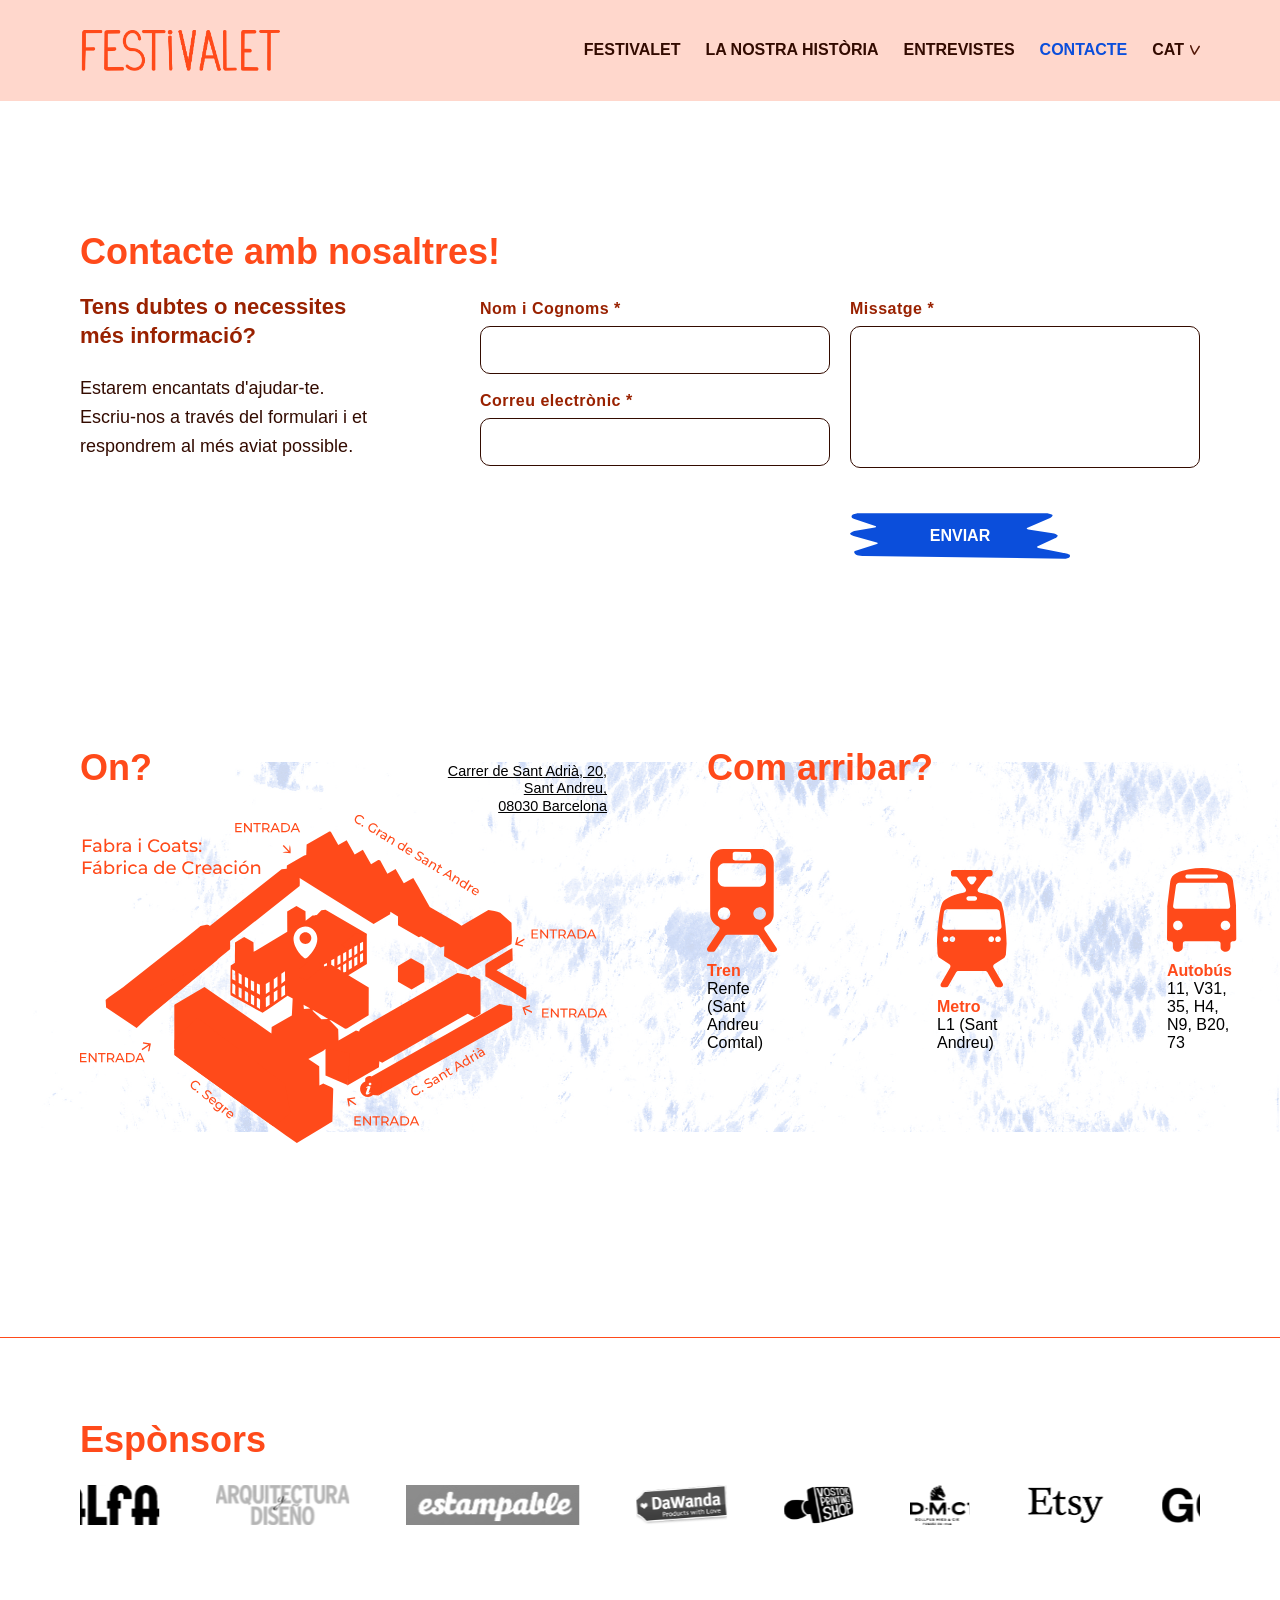
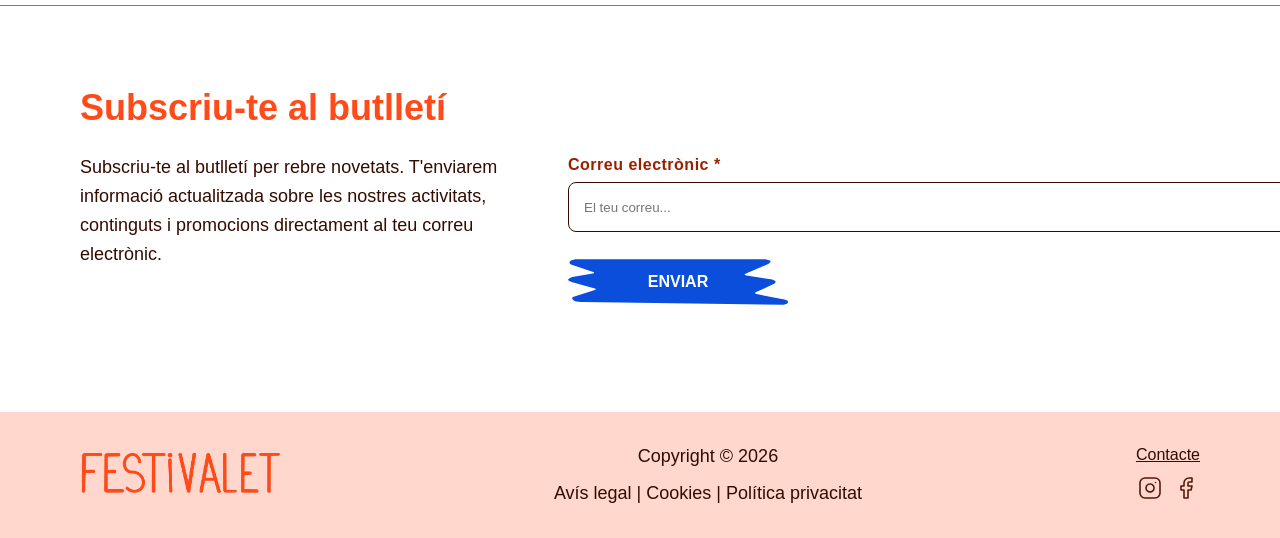
<file: html/contacte.html>
<!DOCTYPE html>
<html lang="en">
    <head>
       <meta charset="UTF-8">
       <meta name="viewport" content="width=device-width, initial-scale=1.0">
       <meta name="description" content="Festivalet - Fira artesanal el 12 i 13 de desembre de 10h a 20h">
       <meta name="author" content="Carlota">
       <title>Festivalet I Del 12 i 13 de desembre de 10h a 20h </title>
        <link rel="canonical" href="https://www.festivalet.cat/">

        <meta property="og:title" content="Festivalet">
        <meta property="og:url" content="https://www.festivalet.cat">
        <meta property="og:image" content="https://www.festivalet.cat/IMATGES/logo.png">

        <link rel="stylesheet" href="../css/contacte.css">
    </head>
    <body>
    
    
<header>
    <div class="logo">
        <a href="../index.html">
            <img src="../logo/logo.png" alt="Festivalet logo">
        </a>
    </div>

    <nav>

        <button class="menu-toggle">
            <span class="bar"></span>
            <span class="bar"></span>
            <span class="bar"></span>
        </button>

        <div class="nav-mobil">
            <ul class="nav-list-mobil">
                <li><a href="festivalet.html">FESTIVALET</a></li>
                <li><a href="historia.html">LA NOSTRA HISTÒRIA</a></li>
                <li><a href="entrevistes.html">ENTREVISTES</a></li>
                <li><a href="contacte.html" class="active">CONTACTE</a></li>
            </ul>
        </div>

        <ul class="nav-list">
            <li><a href="festivalet.html">FESTIVALET</a></li>
            <li><a href="historia.html">LA NOSTRA HISTÒRIA</a></li>
            <li><a href="entrevistes.html">ENTREVISTES</a></li>
            <li><a href="contacte.html" class="active">CONTACTE</a></li>

            <li class="dropdown-idioma">
                <a href="#" class="enllac-idioma">
                    CAT
                    <img src="../home/fletxa.svg" class="mini-icona" alt="Canviar idioma">
                </a>

                <ul class="submenu-idiomes">
                    <li><a href="index_es.html">ESP</a></li>
                    <li><a href="index_en.html">ENG</a></li>
                </ul>
            </li>
        </ul>

    </nav>
</header>
    
    
    
    <div class="contact-container">
    <!-- Columna 1 -->
    <div class="info-section">
        <h2>Contacte amb nosaltres!</h2>
        <h3><strong>Tens dubtes o necessites <br>més informació?</strong></h3>
        <p>Estarem encantats d'ajudar-te. <br>Escriu-nos a través del formulari i et respondrem al més aviat possible.</p>
    </div>

    <form class="form-section">
        <div class="inputs-column">
            <div class="form-group">
                <label>Nom i Cognoms <span>*</span></label>
                <input type="text" required>
            </div>
            <div class="form-group">
                <label>Correu electrònic <span>*</span></label>
                <input type="email" required>
            </div>
        </div>

        <div class="textarea-column">
            <div class="form-group">
                <label>Missatge <span>*</span></label>
                <textarea required></textarea>
            </div>
            
            <div class="button-container">
                <button type="submit" class="btn-custom">ENVIAR</button>
            </div>
        </div>
        <div id="thanksforjoining" class="hidden-message">
            <h3>¡Enviat correctament!</h3> <br>
            <p>Gràcies per sumar-te al Festivalet!</p>
        </div>
    </form>
</div>
   
  <!-- SECCIÓ ON -->
<section class="ubicacio-transport">
  
  <!-- BLOC ESQUERRA: ON -->
  <div class="bloc-esquerra">
    <div class="header-on">
      <h2>On?</h2>
      <address>
        Carrer de Sant Adrià, 20,<br>
        Sant Andreu,<br>
        08030 Barcelona
      </address>
    </div>
    <div class="mapa-isometric">
      <img src="../festivalet/mapa.svg" alt="Mapa">
    </div>
  </div>

<!-- BLOC DRETA: COM ARRIBAR -->
<div class="bloc-dreta">
  <h2>Com arribar?</h2>

  <div class="transports-flex">

    <div class="transport-item">
      <img src="../festivalet/tren.svg" class="icona-transport">

      <div class="transport-text">
        <strong>Tren</strong>
        <span>Renfe (Sant Andreu Comtal)</span>
      </div>
    </div>

    <div class="transport-item">
      <img src="../festivalet/metro.svg" class="icona-transport">

      <div class="transport-text">
        <strong>Metro</strong>
        <span>L1 (Sant Andreu)</span>
      </div>
    </div>

    <div class="transport-item">
      <img src="../festivalet/bus.svg" class="icona-transport">

      <div class="transport-text">
        <strong>Autobús</strong>

        <span class="linies-bus">
          11, V31, 35, H4, N9, B20, 73
        </span>
      </div>
    </div>

  </div>
</div>
</section>
    
<!-- SPONSORS -->
<section class="sponsors">
    <h2>Espònsors</h2>
    <div class="sponsors-wrapper">
        <div class="logos">
            <img src="../esponsors/esponsors_1.svg" alt="Logotip del patrocinador 1">
            <img src="../esponsors/esponsors_2.svg" alt="Logotip del patrocinador 2">
            <img src="../esponsors/esponsors_3.svg" alt="Logotip del patrocinador 3">
            <img src="../esponsors/esponsors_4.svg" alt="Logotip del patrocinador 4">
            <img src="../esponsors/esponsors_5.svg" alt="Logotip del patrocinador 5">
            <img src="../esponsors/esponsors_6.svg" alt="Logotip del patrocinador 6">
            <img src="../esponsors/esponsors_7.svg" alt="Logotip del patrocinador 7">
            <img src="../esponsors/esponsors_8.svg" alt="Logotip del patrocinador 8">
            <img src="../esponsors/esponsors_9.svg" alt="Logotip del patrocinador 9">
            <img src="../esponsors/esponsors_10.svg" alt="Logotip del patrocinador 10">
            <img src="../esponsors/esponsors_11.svg" alt="Logotip del patrocinador 11">
            <img src="../esponsors/esponsors_12.svg" alt="Logotip del patrocinador 12">
            <img src="../esponsors/esponsors_13.svg" alt="Logotip del patrocinador 13">
            <img src="../esponsors/esponsors_14.svg" alt="Logotip del patrocinador 14">
            <img src="../esponsors/esponsors_15.svg" alt="Logotip del patrocinador 15">
            <img src="../esponsors/esponsors_16.svg" alt="Logotip del patrocinador 16">
            <img src="../esponsors/esponsors_17.svg" alt="Logotip del patrocinador 17">
        </div>
    </div>
</section>

<!-- NEWLETTER -->
<section class="newsletter">
    <div class="newsletter-left">
        <h2>Subscriu-te al butlletí</h2>
        <p>Subscriu-te al butlletí per rebre novetats. T'enviarem informació actualitzada sobre les nostres activitats, continguts i promocions directament al teu correu electrònic.</p>
    </div>
    
    <div class="newsletter-right">
        <form id="newsletterForm">
            <label for="emailInput">Correu electrònic *</label>
            <div class="form-row">
                <input type="email" id="emailInput" placeholder="El teu correu..." required>
                <button type="submit" class="btn-custom">ENVIAR</button>
            </div>
        </form>

        <p id="thankYouMessage" style="display:none;">
            Gràcies per subscriure-te!
        </p>
    </div>
</section>

<!-- FOTTER -->
<footer>
    <div class="footer-left">
        <a href="index.html">
            <img src="../logo/logo.png" alt="Festivalet logo">
        </a>
    </div>

    <div class="footer-center">
        <p>Copyright © 2026</p>
        <p>
        <a href="error.html" class="footer-link">Avís legal</a> | 
        <a href="error.html" class="footer-link">Cookies</a> | 
        <a href="error.html" class="footer-link">Política privacitat</a>
    </p>
    </div>

    <div class="footer-right">
        <a href="contacte.html" class="footer-link">Contacte</a>
        <div class="social-icons">
            <a href="https://www.instagram.com/festivaletbcn/" target="_blank" rel="noopener noreferrer">
                <img src="../icones/instagram.svg" alt="Instagram">
            </a>
            <a href="https://www.facebook.com/festivalet" target="_blank" rel="noopener noreferrer">
                <img src="../icones/facebook.svg" alt="Facebook">
            </a>
        </div>
    </div>
</footer>

<script src="../jss/contacte.js"></script>
       
       
        
    </body>
</html>
</file>
<file: css/contacte.css>
/* =========================================
   VARIABLES I CONFIGURACIÓ GENERAL
   ========================================= */
:root {
  --marro-fosc: #330B00;
  --taronja-viu: #FF4A1A;
  --blanc: #FFFFFF;
  --teula: #992100;
  --carn-clar: #FFD7CC;
  --blau-electric: #0B4EDB;
  --blau-clar: #CFDDFC;
}

* {
  margin: 0;
  padding: 0;
  box-sizing: border-box;
}

html,
body {
  width: 100%;
  overflow-x: hidden;
}

body {
  font-family: 'Montserrat', sans-serif;
}

.btn-custom {
  width: 180px;
  height: 52px;
  margin-top: 20px;
  margin-bottom: 20px;
  background-image: url("../icones/boto.svg");
  background-size: contain;
  background-position: center;
  background-repeat: no-repeat;
  border: none;
  background-color: transparent;
  display: flex;
  align-items: center;
  justify-content: center;
  color: white;
  font-size: 14px;
  font-weight: 700;
  text-decoration: none;
  cursor: pointer;
  transition: transform 0.3s ease,
              opacity 0.3s ease,
              filter 0.3s ease;
}

.info-icon {
  width: 80px;
  height: auto;
  margin-top: 20px;
  margin-bottom: 20px;
  display: block;
  cursor: pointer;
  transition: transform 0.3s ease,
              opacity 0.3s ease,
              filter 0.3s ease;
}

.info-icon:hover {
  transform: scale(1.05);
  opacity: 0.9;
}

.btn-custom,
.wrapper-centrat {
  width: 180px;
  height: 52px;
  margin-top: 20px;
  margin-bottom: 20px;
  background-image: url("../icones/boto.svg");
  background-size: contain;
  background-position: center;
  background-repeat: no-repeat;
  border: none;
  background-color: transparent;
  display: flex;
  align-items: center;
  justify-content: center;
  color: white;
  font-size: 14px;
  font-weight: 700;
  text-decoration: none;
  cursor: pointer;
  transition: transform 0.3s ease,
              opacity 0.3s ease,
              filter 0.3s ease;
}

.wrapper-centrat {
  margin-left: auto;
  margin-right: auto;
}

a {
  color: var(--marro-fosc);
  transition: color 0.3s ease;
}

a:hover {
  color: var(--taronja-viu);
}

/* =========================================
   CONTENIDOR GLOBAL
   ========================================= */

:root {
  --marge-lateral: 80px;
  --espai-seccions: 80px;
}

/* =========================================
   MARGES GLOBALS
   ========================================= */

section,
footer {
  padding-left: var(--marge-lateral);
  padding-right: var(--marge-lateral);
}

section {
  padding-top: var(--espai-seccions);
  padding-bottom: var(--espai-seccions);
}

header {
  padding: 30px var(--marge-lateral);
}

/* =========================================
   ESTILS TEXTOS GENERALS
   ========================================= */
h1 {
  color: var(--blanc);
  font-size: 100px;
  font-weight: 700;
  line-height: 1.1;
  margin-bottom: 24px;
  text-transform: lowercase !important;
}

h2 {
  color: var(--taronja-viu);
  font-size: 36px;
  font-weight: 600;
  margin-bottom: 24px;
  text-align: left;
  line-height: 1.2;
}

h3 {
  color: var(--teula);
  font-size: 22px;
  font-weight: 600;
  margin-bottom: 24px;
  display: block;
  text-align: center;
  line-height: 1.3;
}

label {
  color: var(--teula);
  font-size: 16px;
  font-weight: 600;
  margin-bottom: 8px;
  display: block;
  letter-spacing: 0.5px;
}

p {
  color: var(--marro-fosc);
  font-size: 18px;
  font-weight: 400;
  margin-bottom: 20px;
  line-height: 1.6;
}

p:last-child,
h2:last-child {
  margin-bottom: 0;
}

.date,
figcaption {
  font-size: 16px;
  font-weight: 600;
  color: var(--taronja-viu);
  text-transform: uppercase;
  letter-spacing: 1px;
}

/* =========================================
  HEADER I NAVEGACIÓ
   ========================================= */
header {
  background-color: var(--carn-clar);
  display: flex;
  justify-content: space-between;
  align-items: center;
  padding: 30px 80px; 
  position: fixed; 
  top: 0; 
  left: 0;
  width: 100%;
  z-index: 1000;
  box-sizing: border-box; 
}

.logo img {
  max-width: 200px;
  height: auto;
  display: block;
}

.logo a {
  display: block;
  text-decoration: none;
  border: none;
  outline: none;
}

.logo img {
  cursor: pointer;
}

nav ul {
  display: flex;
  align-items: center;
  list-style: none;
}

nav ul li {
  margin-left: 25px;
  position: relative;
}

nav ul li a {
  text-decoration: none;
  font-size: 16px;
  font-weight: 600;
  color: var(--marro-fosc);
  transition: color 0.3s ease; 
}

nav ul li a:hover {
  color: var(--blau-electric);
}

.nav-list {
  display: flex;
  align-items: center;
  list-style: none;
}

.nav-list li {
  margin-left: 25px;
}

.nav-list li a.active, 
.nav-list-mobil li a.active {
  color: var(--blau-electric) !important;
  font-weight: 600;
}

.dropdown-idioma:hover .enllac-idioma {
  color: var(--blau-electric);
}

.enllac-idioma {
  display: flex;
  align-items: center;
  cursor: pointer;
}

.mini-icona {
  width: 10px;
  margin-left: 6px;
  transition: transform 0.3s;
}

.submenu-idiomes {
  display: none;
  position: absolute;
  top: 100%;
  right: 0;
  background-color: var(--carn-clar);
  list-style: none;
  padding: 10px 0;
  min-width: 80px;
  border-radius: 4px;
}

.submenu-idiomes li a {
  padding: 8px 15px;
  display: block;
  text-decoration: none;
  color: inherit;
  transition: color 0.3s ease; 
}

.submenu-idiomes li a:hover {
  background-color: transparent;
  color: var(--blau-electric); 
}

.dropdown-idioma:hover .submenu-idiomes {
  display: block;
}

.dropdown-idioma:hover .mini-icona {
  transform: rotate(180deg);
}

.menu-toggle, .nav-mobil {
  display: none;
}


/* =========================================
   SECCIÓ CONTACTE
   ========================================= */

.contact-container {
  display: flex;
  justify-content: space-between;
  align-items: flex-start;
  gap: 40px;
  padding-left: var(--marge-lateral);
  padding-right: var(--marge-lateral);
  padding-top: var(--espai-seccions);
  padding-bottom: var(--espai-seccions);
  margin-top: 150px;
}

/* TEXT ESQUERRA */

.info-section {
  flex: 1;
  max-width: 360px;
}

.info-section h2 {
  color: var(--taronja-viu);
  margin-bottom: 20px;
  font-weight: 600;
  white-space: nowrap;
}

.info-section h3 {
  display: block;
  color: var(--teula);
  margin-bottom: 24px;
  text-align: left;
  font-weight: 500;
}

.info-section p {
  color: var(--marro-fosc);
}

/* =========================================
   FORMULARI
   ========================================= */

.form-section {
  flex: 2.5;
  display: grid;
  grid-template-columns: 1fr 1fr;
  gap: 20px;
  width: 100%;
  margin-top: 70px;
}

/* COLUMNES */

.inputs-column,
.textarea-column {
  display: flex;
  flex-direction: column;
  gap: 18px;
}

/* LABELS */

.form-group label {
  color: var(--teula);
  font-size: 16px;
  font-weight: 600;
  margin-bottom: 8px;
  display: block;
}

/* INPUTS */

.form-section input,
.form-section textarea {
  width: 100%;
  border: 1px solid var(--marro-fosc);
  border-radius: 10px;
  padding: 14px 16px;
  background: transparent;
  font-size: 16px;
  font-family: inherit;
  outline: none;
  box-sizing: border-box;
}

.form-section input:focus,
.form-section textarea:focus {
  border-color: var(--blau-electric);
}

/* TEXTAREA */

.form-section textarea {
  height: 142px;
  resize: none;
}

/* BOTÓ */

.button-container {
  display: flex;
  justify-content: flex-start;
  margin-top: -4px;
}

.btn-custom {
  width: 220px;
  height: 60px;
  background-image: url("../icones/boto.svg");
  background-size: 100% 100%;
  background-repeat: no-repeat;
  background-color: transparent;
  border: none;
  color: var(--blanc);
  font-size: 16px;
  font-weight: 700;
  cursor: pointer;
  display: flex;
  align-items: center;
  justify-content: center;
}

.btn-custom:hover {
  opacity: 0.8;
}

/* MISSATGE */

#thanksforjoining {
  display: none;
  flex-direction: column;
  align-items: flex-start;
  gap: 0;
  margin-top: 40px;
}

#thanksforjoining h3,
#thanksforjoining p {
  margin: 0;
}

/* =========================================
   UBICACIÓ TRANSPORT
   ========================================= */

.ubicacio-transport {
  display: flex;
  flex-direction: row;
  justify-content: flex-start;
  align-items: flex-start;
  gap: 100px !important;
  background-image: url('../festivalet/fons.svg');
  background-size: contain;
  background-repeat: no-repeat;
  background-position: center;
  min-height: 400px;
  text-align: left;
}

.header-inline {
  display: flex;
  align-items: flex-start;
  gap: 5px;
  margin-bottom: 20px;
}

.columna-on,
.columna-arribar {
  flex: 1;
}

address {
  font-style: normal;
  text-decoration: underline;
  font-size: 0.9rem;
  line-height: 1.2;
  text-align: right;
  margin-top: -50px;
  margin-left: 350px;
  display: block;
}

.transports-flex {
  display: flex;
  flex-wrap: nowrap;
  gap: 160px;
  margin-top: 60px;
  align-items: flex-end;
}

.transport-item {
  display: flex;
  flex-direction: column;
  align-items: flex-start;
  gap: 10px;
}

.icona-transport {
  width: 70px;
  height: auto;
}

.transport-text strong {
  display: block;
  color: var(--taronja-viu);
}

/* =========================================
   SPONSORS
   ========================================= */
.sponsors {
  border-top: 1px solid var(--taronja-viu);
  margin-top: 110px;
}

.sponsors-wrapper {
  overflow: hidden;
}

.logos {
  display: flex;
  gap: 56px;
  width: max-content;
}

.logos img {
  height: 40px;
}

@keyframes sponsors-scroll {
  from {
    transform: translateX(0);
  }

  to {
    transform: translateX(-50%);
  }
}

/* =========================================
   NEWSLETTER
   ========================================= */

.newsletter {
  display: flex;
  gap: 40px;
  border-top: 1px solid var(--taronja-viu);
}

.newsletter-left {
  flex: 0 0 40%;
}

.newsletter-right {
  flex: 1;
  max-width: 500px;
  margin-top: 70px;
}

.newsletter-right input {
  width: 155%;
  height: 50px;
  border: 1px solid var(--marro-fosc);
  border-radius: 8px;
  padding: 0 15px;
}

/* =========================================
   FOOTER
   ========================================= */
footer {
  background-color: var(--carn-clar);
  display: flex;
  justify-content: space-between;
  align-items: center;
  padding: 30px 80px;
}

.footer-left img {
  width: 200px;
  height: auto;
}

.footer-center {
  display: flex;
  flex-direction: column;
  align-items: center;
  justify-content: center;
  text-align: center;
  gap: 8px;
}

.footer-center p {
  margin: 0;
}

.footer-center a {
  color: var(--marro-fosc);
  text-decoration: none;
  transition: color 0.3s ease;
}

.footer-center a:hover {
  color: var(--taronja-viu);
}

.footer-right {
  display: flex;
  flex-direction: column;
  align-items: center;
  justify-content: center;
  gap: 12px;
  text-align: center;
}

.social-icons {
  display: flex;
  align-items: center;
  justify-content: center;
  gap: 12px;
}

/* =========================================
   VERSIÓ TAULETA
   ========================================= */

@media screen and (max-width: 1180px) {

  header,
  section,
  footer,
  .festivalet,
  .festivalet-entrada,
  .festivalet-participants,
  .festivalet-gastronomia,
  .ubicacio-transport,
  .allotjaments-section,
  .faqs-section,
  .newsletter,
  .contact-container,
  .sponsors,
  .footer {
    padding-left: 40px !important;
    padding-right: 40px !important;
    margin-left: 0;
    margin-right: 0;
  }

  header {
    display: flex;
    justify-content: space-between;
    align-items: center;
    height: 70px;
    width: 100%;
    padding-left: 40px !important;
    padding-right: 40px !important;
    position: fixed;
    top: 0;
    left: 0;
    background-color: var(--carn-clar);
    z-index: 2001;
    box-sizing: border-box;
  }

  .logo img {
    width: clamp(150px, 18vw, 190px);
    max-width: 190px;
    height: auto;
  }

  .nav-list {
    display: flex !important;
    align-items: center;
    justify-content: flex-end;
    gap: clamp(10px, 2vw, 22px);
    list-style: none;
    margin: 0;
    padding: 0;
  }

  .nav-list li {
    margin: 0;
  }

  .nav-list li a {
    font-size: clamp(11px, 1.3vw, 13px);
    text-decoration: none;
    color: var(--marro-fosc);
    font-weight: 600;
    text-transform: uppercase;
  }

  .menu-toggle,
  .nav-mobil {
    display: none !important;
  }

  .contact-container {
    display: block;
    padding: 20px 80px 50px 80px;
    margin-top: 170px;
  }

  .info-section {
    max-width: 100%;
  }

  .info-section h2 {
    font-size: 36px;
    white-space: normal;
    margin-bottom: 18px;
  }

  .info-section h3 {
    text-align: left;
    font-size: 18px;
    margin-bottom: 18px;
  }

  .info-section p {
    font-size: 16px;
    max-width: 850px;
  }

  .form-section {
    grid-template-columns: 1fr 1fr;
    gap: 24px;
    margin-top: 45px;
  }

  .form-section textarea {
    height: 138px;
  }

  .button-container {
    justify-content: flex-start;
    margin-top: 0;
  }

  #thanksforjoining {
    display: none;
  }
  
  /* =========================================
   UBICACIÓ TRANSPORT
   ========================================= */

.ubicacio-transport {
  display: flex;
  flex-direction: column;

  align-items: flex-start;

  text-align: left;

  width: 100%;

  overflow-x: hidden;
  overflow-y: visible;

  background-image: url('../contacte/fons.svg');
  background-size: cover;
  background-position: center;
  background-repeat: no-repeat;

  padding-left: 20px !important;
  padding-right: 20px !important;
}

.header-on {
  display: flex;

  justify-content: space-between;
  align-items: flex-start;

  width: 100%;

  margin-bottom: 30px;

  gap: 20px;
}

.header-on h2 {
  text-align: left;

  margin: 0 !important;

  font-size: 24px !important;
  line-height: 1.1 !important;
}

.header-on address {
  text-align: right;

  margin: 0 !important;

  max-width: 140px;

  font-size: 13px !important;
  line-height: 1.3 !important;
}

.mapa-isometric {
  width: 100%;

  display: flex;

  justify-content: center;

  margin: 40px auto;
}

.mapa-isometric img {
  width: 100%;
  max-width: 380px;

  height: auto;

  object-fit: contain;
}

.bloc-dreta {
  display: flex;
  flex-direction: column;

  align-items: flex-start;

  width: 100%;

  overflow: visible;

  position: relative;
}

/* =========================================
   TRANSPORTS
========================================= */

.transports-flex {
  display: flex;
  flex-direction: row;

  overflow-x: auto;
  overflow-y: hidden;

  scroll-snap-type: x mandatory;

  width: 100%;

  gap: 14px !important;

  padding-bottom: 16px;
  padding-right: 4px;

  margin-top: -10px !important;

  scrollbar-width: none;

  -webkit-overflow-scrolling: touch;

  touch-action: pan-x;
}

.transports-flex::-webkit-scrollbar {
  display: none;
}

.transport-item {
  flex: 0 0 48%;
  min-width: 48%;
  max-width: 48%;

  box-sizing: border-box;

  scroll-snap-align: center;

  display: flex;
  flex-direction: column;

  align-items: center;
  justify-content: flex-start;

  text-align: center;

  gap: 15px;

  padding: 20px;

  border-radius: 18px;

  min-height: 250px;
}

.icona-transport {
  width: 90px;

  height: auto;

  margin-bottom: 5px;
}

.transport-text {
  text-align: center;

  max-width: 240px;

  line-height: 1.5;
}

.transport-text strong {
  display: block;

  font-size: 1.3rem;

  margin-bottom: 5px;

  color: var(--teula);
}

.transport-text span {
  font-size: 0.95rem;

  color: var(--marro-fosc);

  line-height: 1.4;
}

/* =========================================
   PUNTS TRANSPORT
========================================= */

.bloc-dreta::after {
  content: "";

  display: block;

  width: 90px;
  height: 15px;

  margin: 18px auto 0 auto;

  background-repeat: no-repeat;

  background-size: 15px 15px;

  background-image:
    radial-gradient(circle, var(--taronja-viu) 5px, transparent 6px),
    radial-gradient(circle, var(--carn-clar) 5px, transparent 6px),
    radial-gradient(circle, var(--carn-clar) 5px, transparent 6px);

  background-position:
    15px center,
    45px center,
    75px center;

  transition:
    opacity 0.25s ease,
    transform 0.25s ease;
}

.bloc-dreta.canviant-punt::after {
  opacity: 1;
  transform: scale(1.2);
}

.bloc-dreta.actiu-2::after {
  background-image:
    radial-gradient(circle, var(--carn-clar) 5px, transparent 6px),
    radial-gradient(circle, var(--taronja-viu) 5px, transparent 6px),
    radial-gradient(circle, var(--carn-clar) 5px, transparent 6px);
}

.bloc-dreta.actiu-3::after {
  background-image:
    radial-gradient(circle, var(--carn-clar) 5px, transparent 6px),
    radial-gradient(circle, var(--carn-clar) 5px, transparent 6px),
    radial-gradient(circle, var(--taronja-viu) 5px, transparent 6px);
}
  
  /* =========================================
     NEWSLETTER
     ========================================= */

  .newsletter {
    display: flex !important;
    flex-direction: column !important;

    gap: 40px;

    padding-top: 50px;
    padding-bottom: 50px !important;
  }

  .newsletter-left,
  .newsletter-right {
    width: 100%;
    max-width: 100%;
  }

  .newsletter-right {
    margin-top: 0;
  }

  .newsletter-right input {
    width: 100%;
  }

  /* --- BOTONS --- */

  .btn-custom,
  .wrapper-centrat {
    width: 220px;
    height: 65px;
  }

  .btn-custom:hover,
  .wrapper-centrat:hover {
    filter: brightness(1.1);
  }

  .info-icon:hover {
    transform: scale(1.08);
  }
}



/* =========================================
  VERSIÓ MÒBIL
========================================= */

@media (max-width: 430px) {

  /* =========================================
     AJUSTOS GENERALS
     ========================================= */

  body {
    padding-top: 65px;
    overflow-x: hidden;
  }

  header,
  section,
  footer,
  .festivalet,
  .fira,
  .entrevistes,
  .sponsors,
  .newsletter {
    padding-left: 20px !important;
    padding-right: 20px !important;
    width: 100% !important;
    box-sizing: border-box !important;
  }

  h1 {
    font-size: 35px;
    word-wrap: break-word;
  }

  h2 {
    font-size: 28px;
    line-height: 1.2;
  }

  p {
    font-size: 16px;
  }

  h3 {
    display: block;
    color: var(--teula);
    font-size: 20px;
    font-weight: 600;
    line-height: 1.2;
    text-align: center;
    margin-bottom: 20px;
    padding: 0;
  }

  label {
    display: block;
    color: var(--teula);
    font-size: 15px;
    font-weight: 600;
    line-height: 1.4;
    letter-spacing: 0.3px;
    margin-bottom: 6px;
    padding: 0;
  }

  .text-ordinador {
    display: none !important;
  }

  .text-mobil {
    display: block !important;
  }

  section,
  .seccio-on,
  .seccio-arribar,
  .contact-container {
    margin-bottom: 80px !important;
  }

  /* =========================================
     HEADER FIX MOBILE
     ========================================= */

  header {
    display: flex !important;
    justify-content: space-between !important;
    align-items: center !important;

    position: fixed !important;
    top: 0 !important;
    left: 0 !important;
    right: 0 !important;

    height: 65px !important;

    padding: 0 20px !important;

    background-color: var(--carn-clar) !important;

    z-index: 3000 !important;

    box-sizing: border-box !important;
  }

  /* =========================================
     LOGO
     ========================================= */

  .logo a {
    display: block;
    text-decoration: none;
    border: none;
    outline: none;
  }

  .logo img {
    width: 150px;
    max-width: 150px;
    height: auto;
    display: block;
    cursor: pointer;
  }

  /* =========================================
     MENÚ ORDINADOR
     ========================================= */

  .nav-list {
    display: none !important;
  }

  /* =========================================
     MENÚ HAMBURGUESA
     ========================================= */

  .menu-toggle {
    display: flex !important;
    flex-direction: column !important;
    justify-content: space-between !important;

    width: 28px !important;
    height: 20px !important;

    background: transparent !important;
    border: none !important;

    cursor: pointer !important;

    padding: 0 !important;

    position: relative !important;

    z-index: 3002 !important;
  }

  .menu-toggle .bar {
    display: block !important;

    width: 100% !important;
    height: 2.5px !important;

    background-color: var(--marro-fosc) !important;

    border-radius: 20px !important;

    transition: all 0.3s ease-in-out !important;
  }

  /* =========================================
     ANIMACIÓ X
     ========================================= */

  .menu-toggle.active .bar:nth-child(1) {
    transform: translateY(8.5px) rotate(45deg) !important;
  }

  .menu-toggle.active .bar:nth-child(2) {
    opacity: 0 !important;
  }

  .menu-toggle.active .bar:nth-child(3) {
    transform: translateY(-8.5px) rotate(-45deg) !important;
  }

  /* =========================================
     MENÚ DESPLEGABLE
     ========================================= */

  .nav-mobil {
    position: fixed !important;

    top: 65px !important;
    left: 0 !important;
    right: 0 !important;

    width: 100% !important;

    background-color: var(--carn-clar) !important;

    display: flex !important;
    flex-direction: column !important;
    align-items: center !important;

    max-height: 0 !important;

    overflow: hidden !important;

    opacity: 0 !important;

    transform: translateY(-10px) !important;

    transition:
      max-height 0.45s ease,
      opacity 0.3s ease,
      transform 0.3s ease !important;

    pointer-events: none !important;

    z-index: 3001 !important;

    padding-left: 0 !important;
    padding-right: 0 !important;

    border-bottom-left-radius: 35px !important;
    border-bottom-right-radius: 35px !important;

    box-sizing: border-box !important;
  }

  .nav-mobil.active {
    max-height: 500px !important;

    opacity: 1 !important;

    transform: translateY(0) !important;

    pointer-events: auto !important;

    padding-top: 35px !important;
    padding-bottom: 40px !important;
  }

  /* =========================================
     LLISTA
     ========================================= */

  .nav-list-mobil {
    list-style: none !important;

    padding: 0 !important;
    margin: 0 !important;

    display: flex !important;
    flex-direction: column !important;
    align-items: center !important;

    gap: 25px !important;

    width: 100% !important;

    text-align: center !important;
  }

  .nav-list-mobil li {
    width: 100% !important;
  }

  /* =========================================
     LINKS
     ========================================= */

  .nav-list-mobil li a {
    display: block !important;

    width: 100% !important;

    text-decoration: none !important;

    color: var(--marro-fosc) !important;

    font-size: 18px !important;
    font-weight: 600 !important;

    line-height: 1.4 !important;

    transition:
      color 0.3s ease,
      transform 0.3s ease !important;
  }

  .nav-list-mobil li a:hover,
  .nav-list-mobil li a:active,
  .nav-list-mobil li a.active {
    color: var(--blau-electric) !important;

    transform: scale(1.03) !important;
  }

/* =========================================
   UBICACIÓ TRANSPORT
   ========================================= */

.ubicacio-transport {
  display: flex;
  flex-direction: column;

  align-items: flex-start;

  text-align: left;

  width: 100%;

  overflow-x: hidden;
  overflow-y: visible;

  background-image: url('../contacte/fons.svg');
  background-size: cover;
  background-position: center;
  background-repeat: no-repeat;

  padding-left: 20px !important;
  padding-right: 20px !important;
}

.header-on {
  display: flex;

  justify-content: space-between;
  align-items: flex-start;

  width: 100%;

  margin-bottom: 30px;

  gap: 20px;
}

.header-on h2 {
  text-align: left;

  margin: 0 !important;
}

.header-on address {
  text-align: right;

  margin: 0 !important;

  max-width: 160px;
}

.mapa-isometric {
  width: 100%;

  display: flex;

  justify-content: center;

  margin: 40px auto;
}

.mapa-isometric img {
  width: 100%;
  max-width: 380px;

  height: auto;

  object-fit: contain;
}

.bloc-dreta {
  display: flex;
  flex-direction: column;

  align-items: flex-start;

  width: 100%;

  overflow: hidden;
}

.transports-flex {
  display: flex;
  flex-direction: row;

  overflow-x: auto;
  overflow-y: hidden;

  scroll-snap-type: x mandatory;

  width: 100%;

  gap: 0 !important;

  padding-bottom: 0 !important;

  margin-top: -10px !important;

  scrollbar-width: none;

  -webkit-overflow-scrolling: touch;

  touch-action: pan-x;
}

.transports-flex::-webkit-scrollbar {
  display: none;
}

.transport-item {
  flex: 0 0 100% !important;

  width: 100% !important;
  min-width: 100% !important;
  max-width: 100% !important;

  min-height: 280px;

  box-sizing: border-box;

  scroll-snap-align: center;

  display: flex;
  flex-direction: column;

  align-items: center;
  justify-content: flex-end;

  text-align: center;

  gap: 15px;

  padding-left: 20px;
  padding-right: 20px;
}

.icona-transport {
  width: 90px;

  height: auto;

  margin-bottom: 5px;
}

.transport-text {
  text-align: center;

  max-width: 240px;
}

.transport-text strong {
  display: block;

  font-size: 1.3rem;

  margin-bottom: 5px;

  color: var(--teula);
}

.transport-text span {
  font-size: 0.95rem;

  color: var(--marro-fosc);

  line-height: 1.4;
}

.bloc-dreta::after {
  content: "";

  display: block;

  width: 90px;
  height: 15px;

  margin: 15px auto 0 auto;

  background-repeat: no-repeat;

  background-size: 15px 15px;

  background-image:
    radial-gradient(circle, var(--taronja-viu) 5px, transparent 6px),
    radial-gradient(circle, var(--carn-clar) 5px, transparent 6px),
    radial-gradient(circle, var(--carn-clar) 5px, transparent 6px);

  background-position:
    15px center,
    45px center,
    75px center;

  transition: none !important;
}

.bloc-dreta.actiu-2::after {
  background-image:
    radial-gradient(circle, var(--carn-clar) 5px, transparent 6px),
    radial-gradient(circle, var(--taronja-viu) 5px, transparent 6px),
    radial-gradient(circle, var(--carn-clar) 5px, transparent 6px);
}

.bloc-dreta.actiu-3::after {
  background-image:
    radial-gradient(circle, var(--carn-clar) 5px, transparent 6px),
    radial-gradient(circle, var(--carn-clar) 5px, transparent 6px),
    radial-gradient(circle, var(--taronja-viu) 5px, transparent 6px);
}

  /* =========================================
   SECCIÓ CONTACTE
   ========================================= */

.contact-container {
  display: flex;
  flex-direction: column;

  gap: 10px;

  padding-left: 20px !important;
  padding-right: 20px !important;

  margin-left: 0 !important;
  margin-right: 0 !important;

  width: 100% !important;

  margin-top: 80px;
  margin-bottom: 40px !important;

  box-sizing: border-box;
}
  
  .info-section,
.form-section {
  width: 100%;

  padding-left: 0 !important;
  padding-right: 0 !important;

  margin-left: 0 !important;
  margin-right: 0 !important;
}

.info-section h2 {
  margin-top: 0;
  margin-bottom: 20px;
}

.info-section h3 {
  display: block;

  color: var(--teula);

  font-size: 20px;
  font-weight: 600;
  line-height: 1.3;

  text-align: left;

  margin-bottom: 20px;

  padding: 0;
}

.info-section p {
  text-align: left;

  margin-bottom: 10px;

  color: var(--marro-fosc);

  line-height: 1.5;
}

.form-section {
  display: flex;
  flex-direction: column;

  gap: 15px;

  width: 100%;

  margin-top: 0;
}

.form-group {
  display: flex;
  flex-direction: column;

  gap: 6px;
}

.form-group label {
  margin-bottom: 2px;

  color: var(--teula);

  font-weight: 600;
  font-size: 14px;
}

.form-group input,
.form-group textarea {
  background-color: var(--blanc);

  border: 1px solid var(--marro-fosc);

  color: var(--marro-fosc);

  width: 100%;
  max-width: 100%;

  padding: 14px;

  border-radius: 12px;

  font-size: 16px;

  box-sizing: border-box;
}

.form-group textarea {
  height: 100px;

  resize: none;
}

.button-container {
  display: flex;

  justify-content: flex-start;

  margin-top: 5px;
}

.submit-btn {
  width: 100%;
  max-width: 280px;

  padding: 15px 40px;

  font-size: 16px;

  color: var(--blanc);

  background-color: var(--teula);

  border: none;

  border-radius: 50px;

  cursor: pointer;

  font-weight: bold;

  text-align: center;
}

.hidden-message,
#thanksforjoining {
  display: none;

  padding: 30px;

  border-radius: 20px;

  flex-direction: column;
  align-items: center;

  text-align: center;

  gap: 10px;

  margin-top: 20px;

  background-color: var(--carn-clar);

  width: 100%;

  box-sizing: border-box;
}

#thanksforjoining h3 {
  color: var(--teula);

  font-size: 22px;

  margin: 0;
}

#thanksforjoining p {
  color: var(--marro-fosc);

  margin: 0;
}

  /* =========================================
     SPONSORS
     ========================================= */

  .sponsors {
    padding-top: 20px;
    padding-bottom: 10px !important;
    margin-bottom: 20px !important;
  }

  .logos {
    display: flex;
    flex-wrap: wrap;
    justify-content: center;
    gap: 30px;
  }

  .logos img {
    height: 28px;
    width: auto;
    object-fit: contain;
  }

  /* =========================================
     NEWSLETTER
     ========================================= */

  .newsletter {
    display: flex !important;
    flex-direction: column !important;
    gap: 30px;
    padding-top: 50px;
    padding-bottom: 0 !important;
    margin-bottom: 30px !important;
  }

  .newsletter-left,
  .newsletter-right {
    width: 100%;
    max-width: 100%;
  }

  .newsletter-right {
    margin-top: 0;
  }

  .newsletter-form-group {
    display: flex;
    flex-direction: column;
    gap: 15px;
  }

  .newsletter-right input {
    width: 100%;
    height: 60px;
    border: 1px solid var(--marro-fosc);
  }

  .veure {
    width: 100%;
    min-width: unset;
    text-align: center;
  }

  .btn-custom {
    width: 220px !important;
    margin-left: 0 !important;
    margin-right: auto !important;
  }

  /* =========================================
     FOOTER
     ========================================= */

  footer {
    flex-direction: column;
    gap: 30px;
    text-align: center;
  }

  .footer-left img {
    margin: 0 auto;
    width: 150px;
  }

  .footer-center,
  .footer-right {
    align-items: center;
  }
}
</file>
